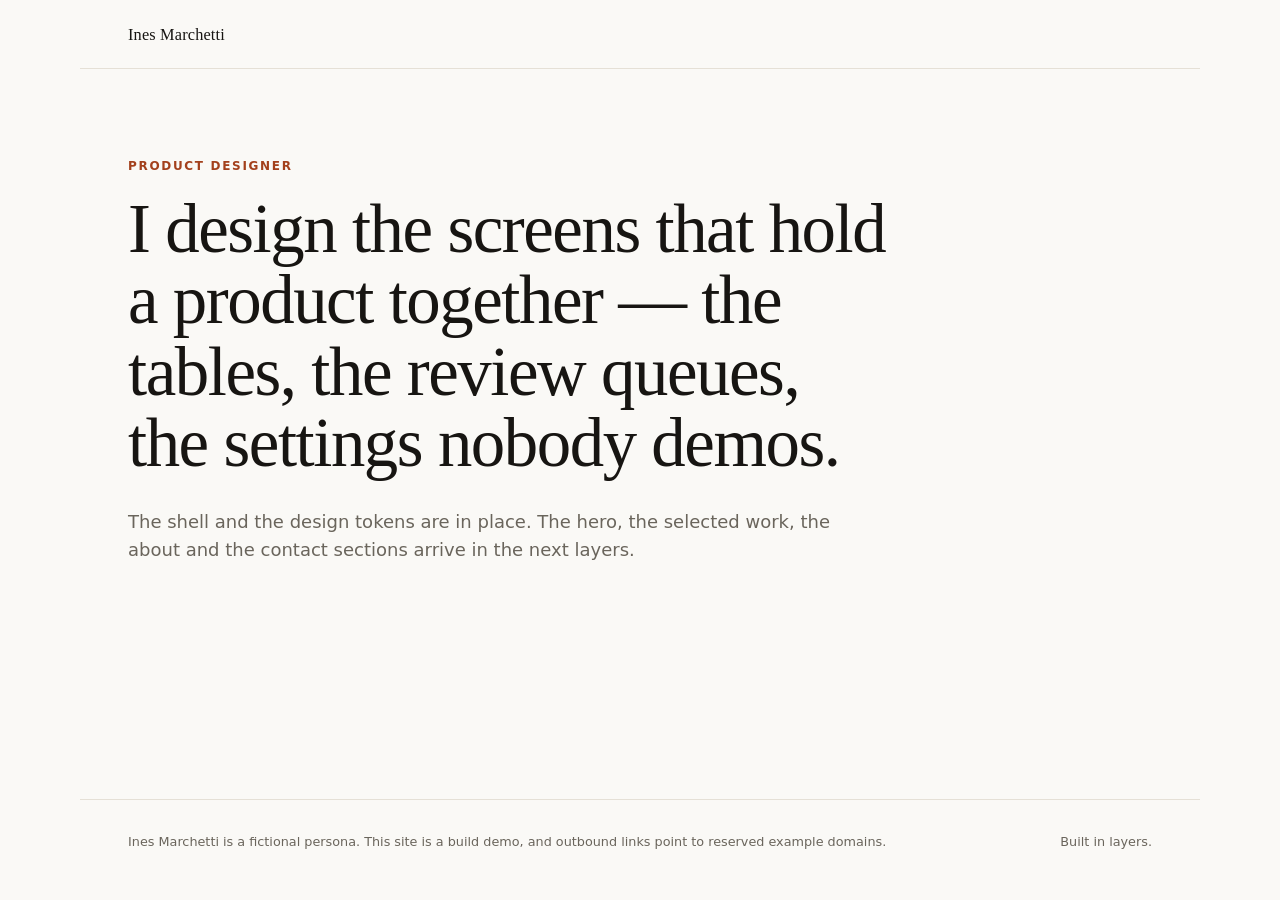
<file: index.html>
<!DOCTYPE html>
<html lang="en">
<head>
  <meta charset="utf-8">
  <meta name="viewport" content="width=device-width, initial-scale=1">
  <meta name="color-scheme" content="light dark">
  <title>Ines Marchetti — Product designer</title>
  <meta name="description" content="Product designer working on data-heavy tools: dispatch, claims review, inventory. Nine years of screens people use for hours at a time.">
  <link rel="stylesheet" href="assets/css/base.css">
</head>
<body>
  <a class="skip-link" href="#main">Skip to content</a>

  <header class="site-head wrap">
    <a class="site-mark" href="index.html" data-bind="name">Ines Marchetti</a>
  </header>

  <main id="main" class="wrap" tabindex="-1">
    <section class="intro" aria-labelledby="intro-title">
      <p class="eyebrow" data-bind="role">Product designer</p>
      <h1 id="intro-title" data-bind="tagline">I design the screens that hold a product together — the tables, the review queues, the settings nobody demos.</h1>
      <p class="note" data-bind="note">
        The shell and the design tokens are in place. The hero, the selected
        work, the about and the contact sections arrive in the next layers.
      </p>
    </section>
  </main>

  <footer class="site-foot wrap">
    <p data-bind="footerNote">Ines Marchetti is a fictional persona. This site is a build demo, and outbound links point to reserved example domains.</p>
    <p data-bind="footerTagline">Built in layers.</p>
  </footer>

  <script src="assets/js/site.js" defer></script>
</body>
</html>
</file>
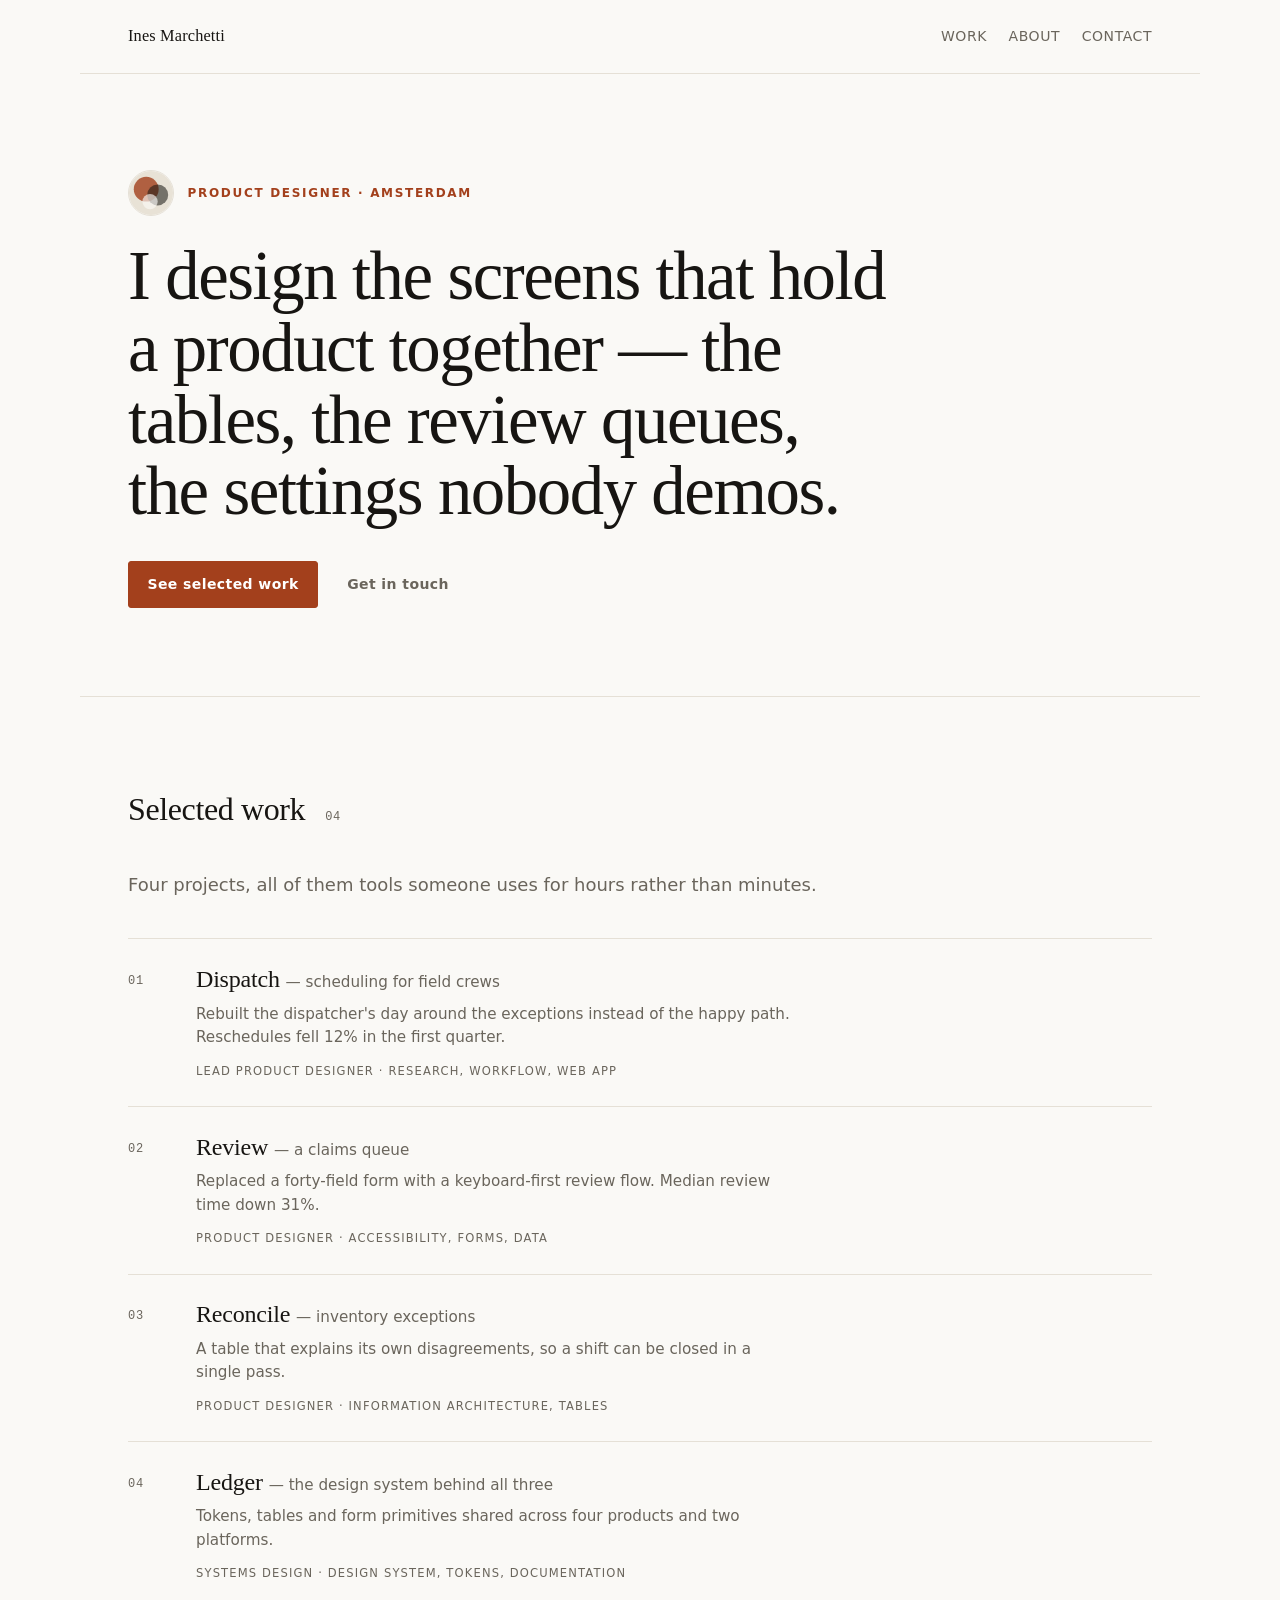
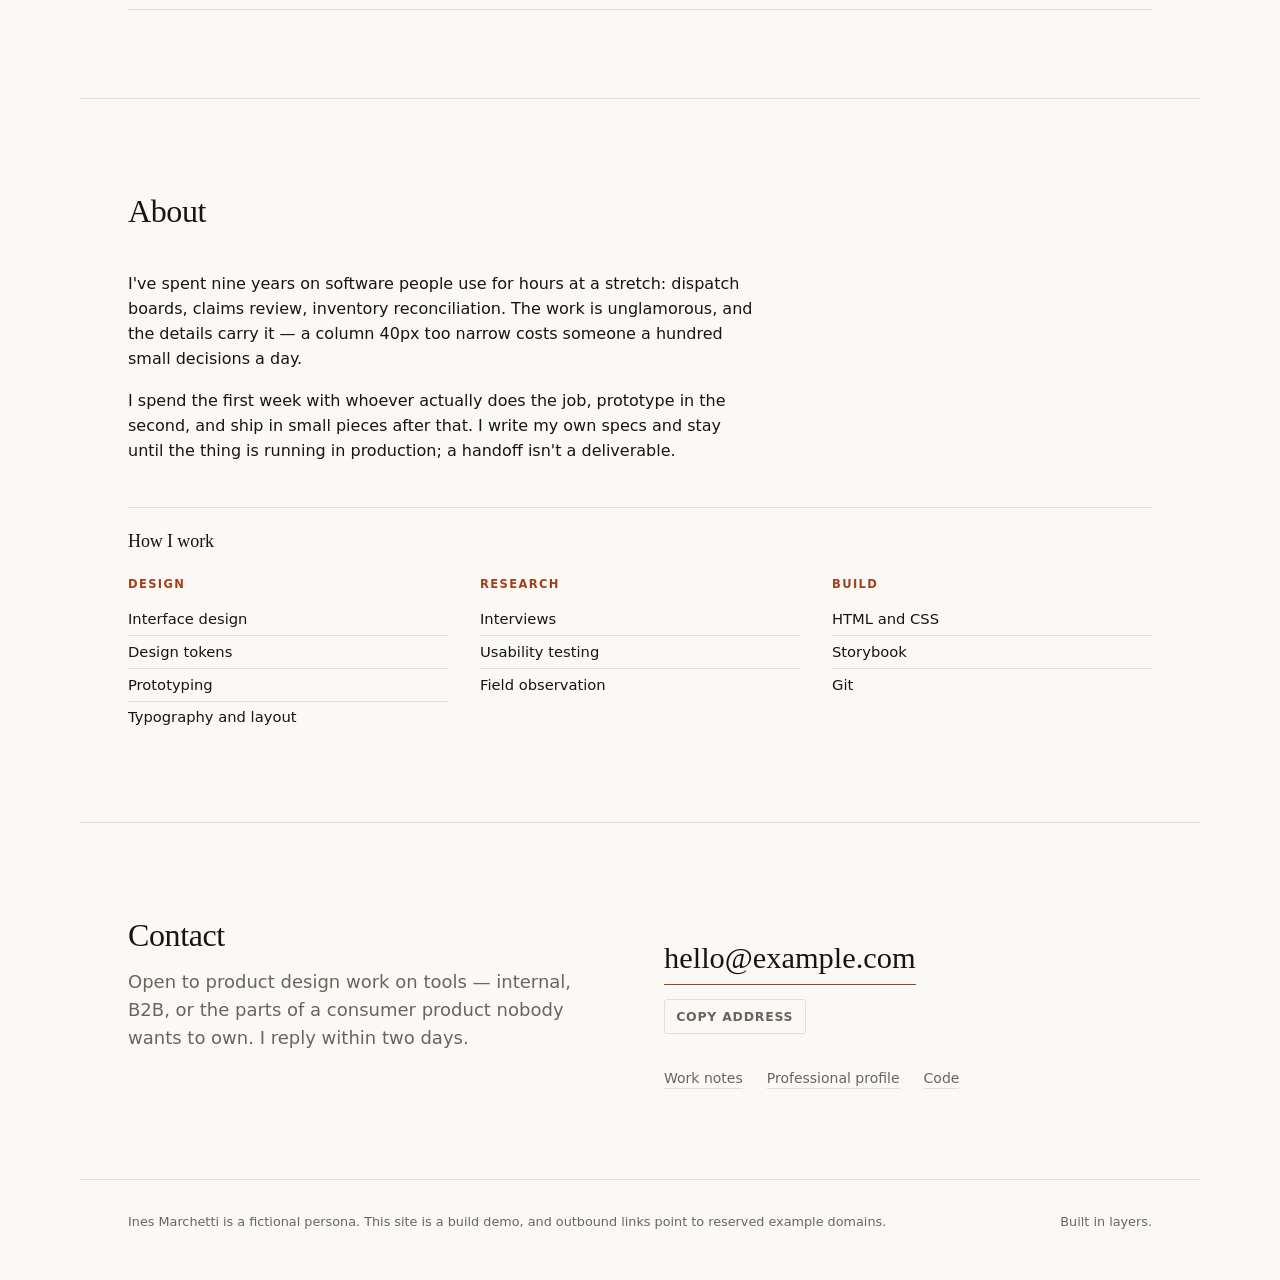
<file: concepts/chosen.html>
<!DOCTYPE html>
<html lang="en">
<head>
<meta charset="utf-8">
<meta name="viewport" content="width=device-width, initial-scale=1">
<meta name="color-scheme" content="light dark">
<title>Ines Marchetti — Product designer</title>
<meta name="description" content="Product designer working on data-heavy tools: dispatch, claims review, inventory. Nine years of screens people use for hours at a time.">

<!-- ============================================================
     PSW-5 · chosen direction A — editorial / typographic minimal
     This file is the BUILD TARGET for PSW-6. It is a design
     reference, not the production page: PSW-6 rebuilds this as
     index.html, driven by content/site.json and these tokens.
     ============================================================ -->

<style>
  :root {
    color-scheme: light dark;

    /* --- tokens (lift these into PSW-6) --- */
    --paper: #faf9f6;
    --ink: #171512;
    --muted: #6a655c;
    --rule: #e5e0d6;
    --accent: #a3401c;
    --accent-ink: #ffffff;

    --serif: ui-serif, "Iowan Old Style", Charter, Georgia, "Times New Roman", serif;
    --sans: ui-sans-serif, system-ui, -apple-system, "Segoe UI", Roboto, Helvetica, Arial, sans-serif;
    --mono: ui-monospace, SFMono-Regular, Menlo, Consolas, monospace;

    --step-0: 1rem;
    --step-1: 1.125rem;
    --step-2: 1.5rem;
    --step-3: 2rem;
    --step-4: clamp(2.1rem, 6.2vw, 4.3rem);

    --measure: 64ch;
    --gutter: clamp(1.25rem, 5vw, 3rem);
    --rhythm: clamp(2.75rem, 7vw, 5.5rem);
    --radius: 3px;
    --dur: 140ms;
    --ease: cubic-bezier(.2, .6, .3, 1);
  }

  @media (prefers-color-scheme: dark) {
    :root {
      --paper: #14120f;
      --ink: #f1eee7;
      --muted: #a49d90;
      --rule: #2c2823;
      --accent: #e2936e;
      --accent-ink: #14120f;
    }
  }

  *, *::before, *::after { box-sizing: border-box; }

  html { -webkit-text-size-adjust: 100%; }

  body {
    margin: 0;
    background: var(--paper);
    color: var(--ink);
    font-family: var(--sans);
    font-size: var(--step-0);
    line-height: 1.55;
    -webkit-font-smoothing: antialiased;
  }

  h1, h2, h3 { font-family: var(--serif); font-weight: 500; margin: 0; text-wrap: balance; }
  p { margin: 0; text-wrap: pretty; }

  .wrap { max-width: 1120px; margin-inline: auto; padding-inline: var(--gutter); }

  a { color: inherit; }

  :focus-visible {
    outline: 2px solid var(--accent);
    outline-offset: 3px;
    border-radius: var(--radius);
  }

  .skip-link {
    position: absolute; left: -9999px; top: 0;
    background: var(--paper); color: var(--ink);
    border: 1px solid var(--accent); border-radius: var(--radius);
    padding: .5rem .75rem; z-index: 10;
  }
  .skip-link:focus { left: var(--gutter); top: .75rem; }

  /* --- masthead --- */
  .site-head {
    display: flex; flex-wrap: wrap; gap: 1rem;
    align-items: baseline; justify-content: space-between;
    padding-block: 1.35rem;
    border-bottom: 1px solid var(--rule);
  }
  .mark {
    font-family: var(--serif);
    font-size: 1.02rem;
    letter-spacing: .01em;
    text-decoration: none;
  }
  .nav { display: flex; gap: 1.35rem; }
  .nav a {
    font-size: .875rem;
    letter-spacing: .04em;
    text-transform: uppercase;
    color: var(--muted);
    text-decoration: none;
    padding-block: .25rem;
    transition: color var(--dur) var(--ease);
  }
  .nav a:hover { color: var(--ink); }

  /* --- hero --- */
  .hero { padding-block: clamp(3rem, 8vw, 6rem) var(--rhythm); }
  .hero-head { display: flex; align-items: center; gap: .85rem; margin-bottom: 1.6rem; }
  .avatar { width: 46px; height: 46px; flex: 0 0 auto; border-radius: 50%; overflow: hidden; border: 1px solid var(--rule); }
  .avatar svg { display: block; width: 100%; height: 100%; }

  .eyebrow {
    font-size: .75rem; font-weight: 600;
    letter-spacing: .14em; text-transform: uppercase;
    color: var(--accent);
  }

  .hero h1 {
    font-size: var(--step-4);
    line-height: 1.04;
    letter-spacing: -0.021em;
    max-width: 24ch;
  }

  .cta-row { display: flex; flex-wrap: wrap; gap: .85rem 1.5rem; align-items: center; margin-top: 2.1rem; }

  .btn {
    display: inline-block;
    font-size: .875rem; font-weight: 600;
    letter-spacing: .03em;
    text-decoration: none;
    padding: .72rem 1.15rem;
    border-radius: var(--radius);
    transition: background-color var(--dur) var(--ease), color var(--dur) var(--ease), border-color var(--dur) var(--ease);
  }
  .btn-primary { background: var(--accent); color: var(--accent-ink); border: 1px solid var(--accent); }
  .btn-primary:hover { background: var(--ink); border-color: var(--ink); color: var(--paper); }
  .btn-quiet { color: var(--muted); border: 1px solid transparent; padding-inline: .25rem; }
  .btn-quiet:hover { color: var(--ink); border-bottom-color: var(--ink); }

  /* --- sections --- */
  section + section { border-top: 1px solid var(--rule); }
  .band { padding-block: var(--rhythm); }

  .section-head { display: flex; flex-wrap: wrap; align-items: baseline; gap: .5rem 1.25rem; margin-bottom: 2.25rem; }
  .section-head h2 { font-size: var(--step-3); letter-spacing: -0.012em; }
  .section-head .count {
    font-family: var(--mono); font-size: .75rem; color: var(--muted);
    letter-spacing: .06em;
  }
  .lede { max-width: var(--measure); color: var(--muted); margin-top: .5rem; font-size: var(--step-1); }

  .section-head.tight { margin-bottom: 0; }

  /* --- work: a typographic list, not cards --- */
  .work-list { list-style: none; margin: 2.5rem 0 0; padding: 0; }
  .work-list li { border-top: 1px solid var(--rule); }
  .work-list li:last-child { border-bottom: 1px solid var(--rule); }

  .work-link {
    display: grid;
    grid-template-columns: 3.25rem minmax(0, 1fr);
    gap: 1rem;
    padding-block: 1.6rem;
    text-decoration: none;
    color: inherit;
  }
  .work-index {
    font-family: var(--mono); font-size: .75rem; color: var(--muted);
    letter-spacing: .06em; padding-top: .45rem;
  }
  .work-title {
    display: block;
    font-family: var(--serif);
    font-size: var(--step-2);
    line-height: 1.2;
    letter-spacing: -0.008em;
    transition: color var(--dur) var(--ease);
  }
  .work-sub { color: var(--muted); font-size: .95rem; font-family: var(--sans); letter-spacing: 0; }
  .work-summary {
    display: block; margin-top: .55rem;
    max-width: 62ch; color: var(--muted);
    font-size: .95rem;
  }
  .work-meta {
    display: block; margin-top: .8rem;
    font-size: .72rem; letter-spacing: .1em; text-transform: uppercase;
    color: var(--muted);
  }
  .work-link:hover .work-title,
  .work-link:focus-visible .work-title { color: var(--accent); }
  .work-link:hover .work-title { text-decoration: underline; text-decoration-thickness: 1px; text-underline-offset: .18em; }

  /* --- about --- */
  .about-body { display: grid; grid-template-columns: minmax(0, 1fr); gap: 2.5rem; }
  .prose { max-width: 62ch; }
  .prose p + p { margin-top: 1.1rem; }

  .clusters { display: grid; grid-template-columns: repeat(auto-fit, minmax(180px, 1fr)); gap: 1.75rem 2rem; margin-top: 1.25rem; }

  .subhead {
    font-family: var(--serif);
    font-size: var(--step-1);
    letter-spacing: -0.006em;
    margin-top: 2.75rem;
    padding-top: 1.25rem;
    border-top: 1px solid var(--rule);
  }
  .cluster-label {
    font-size: .72rem; font-weight: 600;
    letter-spacing: .12em; text-transform: uppercase;
    color: var(--accent);
  }
  .cluster ul { list-style: none; margin: .6rem 0 0; padding: 0; }
  .cluster li { padding-block: .28rem; border-bottom: 1px solid var(--rule); font-size: .92rem; }
  .cluster li:last-child { border-bottom: 0; }

  /* --- contact --- */
  .contact-grid { display: grid; gap: 2rem; align-items: start; }
  .contact-email {
    display: inline-block;
    font-family: var(--serif);
    font-size: clamp(1.35rem, 3.4vw, 1.9rem);
    text-decoration: none;
    border-bottom: 1px solid var(--accent);
    padding-bottom: .12rem;
    margin-top: 1.5rem;
    overflow-wrap: anywhere;
  }
  .contact-email:hover { color: var(--accent); }

  .copy-row { display: flex; flex-wrap: wrap; align-items: center; gap: .75rem; margin-top: .9rem; }
  .copy-btn {
    font: inherit; font-size: .78rem; font-weight: 600;
    letter-spacing: .06em; text-transform: uppercase;
    color: var(--muted); background: transparent;
    border: 1px solid var(--rule); border-radius: var(--radius);
    padding: .42rem .7rem; cursor: pointer;
    transition: color var(--dur) var(--ease), border-color var(--dur) var(--ease);
  }
  .copy-btn:hover { color: var(--ink); border-color: var(--ink); }
  .copy-status { font-size: .8rem; color: var(--accent); min-height: 1.2em; }

  .socials { list-style: none; margin: 2rem 0 0; padding: 0; display: flex; flex-wrap: wrap; gap: .5rem 1.5rem; }
  .socials a {
    font-size: .875rem; color: var(--muted); text-decoration: none;
    border-bottom: 1px solid var(--rule); padding-bottom: .1rem;
    transition: color var(--dur) var(--ease), border-color var(--dur) var(--ease);
  }
  .socials a:hover { color: var(--ink); border-bottom-color: var(--ink); }

  /* --- footer --- */
  .site-foot {
    border-top: 1px solid var(--rule);
    padding-block: 2rem 3rem;
    font-size: .8rem; color: var(--muted);
    display: flex; flex-wrap: wrap; gap: .5rem 1.5rem; justify-content: space-between;
  }

  @media (min-width: 860px) {
    .contact-grid { grid-template-columns: minmax(0, 1fr) minmax(0, 1fr); gap: 3rem; }
    .about-body { grid-template-columns: minmax(0, 1fr); }
  }

  @media (max-width: 520px) {
    .work-link { grid-template-columns: minmax(0, 1fr); gap: .4rem; }
    .work-index { padding-top: 0; }
  }

  @media (prefers-reduced-motion: reduce) {
    *, *::before, *::after {
      animation-duration: .01ms !important;
      animation-iteration-count: 1 !important;
      transition-duration: .01ms !important;
      scroll-behavior: auto !important;
    }
  }
</style>
</head>
<body>
<a class="skip-link" href="#main">Skip to content</a>

<header class="site-head wrap">
  <a class="mark" href="#main">Ines Marchetti</a>
  <nav class="nav" aria-label="Sections">
    <a href="#work">Work</a>
    <a href="#about">About</a>
    <a href="#contact">Contact</a>
  </nav>
</header>

<main id="main">
  <section class="hero wrap" aria-labelledby="hero-title">
    <div class="hero-head">
      <span class="avatar" role="img" aria-label="Abstract portrait generated from the site palette: overlapping translucent discs.">
        <svg viewBox="0 0 46 46" aria-hidden="true" focusable="false">
          <rect width="46" height="46" fill="#e8e2d6"/>
          <circle cx="18" cy="19" r="13" fill="#a3401c" opacity=".8"/>
          <circle cx="30" cy="25" r="11" fill="#171512" opacity=".55"/>
          <circle cx="22" cy="32" r="8" fill="#faf9f6" opacity=".65"/>
        </svg>
      </span>
      <p class="eyebrow">Product designer · Amsterdam</p>
    </div>

    <h1 id="hero-title">I design the screens that hold a product together — the tables, the review queues, the settings nobody demos.</h1>

    <p class="cta-row">
      <a class="btn btn-primary" href="#work">See selected work</a>
      <a class="btn btn-quiet" href="#contact">Get in touch</a>
    </p>
  </section>

  <section id="work" class="band wrap" aria-labelledby="work-title">
    <div class="section-head">
      <h2 id="work-title">Selected work</h2>
      <span class="count">04</span>
    </div>
    <p class="lede">Four projects, all of them tools someone uses for hours rather than minutes.</p>

    <ol class="work-list">
      <li>
        <a class="work-link" href="https://example.com/" rel="noopener">
          <span class="work-index" aria-hidden="true">01</span>
          <span>
            <span class="work-title">Dispatch <span class="work-sub">— scheduling for field crews</span></span>
            <span class="work-summary">Rebuilt the dispatcher's day around the exceptions instead of the happy path. Reschedules fell 12% in the first quarter.</span>
            <span class="work-meta">Lead product designer · Research, Workflow, Web app</span>
          </span>
        </a>
      </li>
      <li>
        <a class="work-link" href="https://example.net/" rel="noopener">
          <span class="work-index" aria-hidden="true">02</span>
          <span>
            <span class="work-title">Review <span class="work-sub">— a claims queue</span></span>
            <span class="work-summary">Replaced a forty-field form with a keyboard-first review flow. Median review time down 31%.</span>
            <span class="work-meta">Product designer · Accessibility, Forms, Data</span>
          </span>
        </a>
      </li>
      <li>
        <a class="work-link" href="https://example.org/" rel="noopener">
          <span class="work-index" aria-hidden="true">03</span>
          <span>
            <span class="work-title">Reconcile <span class="work-sub">— inventory exceptions</span></span>
            <span class="work-summary">A table that explains its own disagreements, so a shift can be closed in a single pass.</span>
            <span class="work-meta">Product designer · Information architecture, Tables</span>
          </span>
        </a>
      </li>
      <li>
        <a class="work-link" href="https://example.com/" rel="noopener">
          <span class="work-index" aria-hidden="true">04</span>
          <span>
            <span class="work-title">Ledger <span class="work-sub">— the design system behind all three</span></span>
            <span class="work-summary">Tokens, tables and form primitives shared across four products and two platforms.</span>
            <span class="work-meta">Systems design · Design system, Tokens, Documentation</span>
          </span>
        </a>
      </li>
    </ol>
  </section>

  <section id="about" class="band wrap" aria-labelledby="about-title">
    <div class="section-head">
      <h2 id="about-title">About</h2>
    </div>
    <div class="about-body">
      <div class="prose">
        <p>I've spent nine years on software people use for hours at a stretch: dispatch boards, claims review, inventory reconciliation. The work is unglamorous, and the details carry it — a column 40px too narrow costs someone a hundred small decisions a day.</p>
        <p>I spend the first week with whoever actually does the job, prototype in the second, and ship in small pieces after that. I write my own specs and stay until the thing is running in production; a handoff isn't a deliverable.</p>
      </div>
    </div>

    <h3 class="subhead">How I work</h3>
    <div class="clusters">
      <div class="cluster">
        <p class="cluster-label">Design</p>
        <ul>
          <li>Interface design</li>
          <li>Design tokens</li>
          <li>Prototyping</li>
          <li>Typography and layout</li>
        </ul>
      </div>
      <div class="cluster">
        <p class="cluster-label">Research</p>
        <ul>
          <li>Interviews</li>
          <li>Usability testing</li>
          <li>Field observation</li>
        </ul>
      </div>
      <div class="cluster">
        <p class="cluster-label">Build</p>
        <ul>
          <li>HTML and CSS</li>
          <li>Storybook</li>
          <li>Git</li>
        </ul>
      </div>
    </div>
  </section>

  <section id="contact" class="band wrap" aria-labelledby="contact-title">
    <div class="contact-grid">
      <div>
        <div class="section-head tight">
          <h2 id="contact-title">Contact</h2>
        </div>
        <p class="lede">Open to product design work on tools — internal, B2B, or the parts of a consumer product nobody wants to own. I reply within two days.</p>
      </div>
      <div>
        <a class="contact-email" href="mailto:hello@example.com">hello@example.com</a>
        <div class="copy-row">
          <button class="copy-btn" type="button" id="copy-email">Copy address</button>
          <p class="copy-status" role="status" aria-live="polite" id="copy-status"></p>
        </div>
        <ul class="socials">
          <li><a href="https://example.org/" rel="noopener">Work notes</a></li>
          <li><a href="https://example.net/" rel="noopener">Professional profile</a></li>
          <li><a href="https://example.com/" rel="noopener">Code</a></li>
        </ul>
      </div>
    </div>
  </section>
</main>

<footer class="site-foot wrap">
  <p>Ines Marchetti is a fictional persona. This site is a build demo, and outbound links point to reserved example domains.</p>
  <p>Built in layers.</p>
</footer>

<script>
  (function () {
    "use strict";
    var btn = document.getElementById("copy-email");
    var status = document.getElementById("copy-status");
    var email = "hello@example.com";
    if (!btn || !status) return;

    btn.addEventListener("click", function () {
      function announce(msg) { status.textContent = msg; }
      if (!navigator.clipboard || !navigator.clipboard.writeText) {
        announce("Copy unavailable — select the address above.");
        return;
      }
      navigator.clipboard.writeText(email).then(function () {
        announce("Copied");
        setTimeout(function () { announce(""); }, 2000);
      }).catch(function () {
        announce("Copy unavailable — select the address above.");
      });
    });
  })();
</script>
</body>
</html>
</file>
<file: assets/css/base.css>
/* L4 — design tokens and page shell.
   Tokens are lifted from concepts/chosen.html (the chosen direction). The L0
   structural baseline is kept — box model, skip link, focus, reduced motion —
   with its spacing and radius retuned to the chosen tokens. Sections for hero,
   work, about and contact arrive in L5–L7. */

:root {
  color-scheme: light dark;

  /* --- palette --- */
  --paper: #faf9f6;
  --ink: #171512;
  --muted: #6a655c;
  --rule: #e5e0d6;
  --accent: #a3401c;
  --accent-ink: #ffffff;

  /* --- type stacks --- */
  --serif: ui-serif, "Iowan Old Style", Charter, Georgia, "Times New Roman", serif;
  --sans: ui-sans-serif, system-ui, -apple-system, "Segoe UI", Roboto, Helvetica, Arial, sans-serif;
  --mono: ui-monospace, SFMono-Regular, Menlo, Consolas, monospace;

  /* --- type scale --- */
  --step-0: 1rem;
  --step-1: 1.125rem;
  --step-2: 1.5rem;
  --step-3: 2rem;
  --step-4: clamp(2.1rem, 6.2vw, 4.3rem);

  /* --- layout, motion --- */
  --measure: 64ch;
  --gutter: clamp(1.25rem, 5vw, 3rem);
  --rhythm: clamp(2.75rem, 7vw, 5.5rem);
  --radius: 3px;
  --dur: 140ms;
  --ease: cubic-bezier(.2, .6, .3, 1);
}

@media (prefers-color-scheme: dark) {
  :root {
    --paper: #14120f;
    --ink: #f1eee7;
    --muted: #a49d90;
    --rule: #2c2823;
    --accent: #e2936e;
    --accent-ink: #14120f;
  }
}

/* --- structural baseline (from L0) --- */

*,
*::before,
*::after {
  box-sizing: border-box;
}

html {
  -webkit-text-size-adjust: 100%;
}

body {
  margin: 0;
  min-height: 100svh;
  display: flex;
  flex-direction: column;
  background: var(--paper);
  color: var(--ink);
  font-family: var(--sans);
  font-size: var(--step-0);
  line-height: 1.55;
  -webkit-font-smoothing: antialiased;
}

h1,
h2,
h3 {
  margin: 0;
  font-family: var(--serif);
  font-weight: 500;
  text-wrap: balance;
}

p {
  margin: 0;
  text-wrap: pretty;
}

a {
  color: inherit;
}

.wrap {
  width: 100%;
  max-width: 1120px;
  margin-inline: auto;
  padding-inline: var(--gutter);
}

:focus-visible {
  outline: 2px solid var(--accent);
  outline-offset: 3px;
  border-radius: var(--radius);
}

.skip-link {
  position: absolute;
  left: -9999px;
  top: 0;
  padding: 0.5rem 0.75rem;
  background: var(--paper);
  color: var(--ink);
  border: 1px solid var(--accent);
  border-radius: var(--radius);
  z-index: 10;
}

.skip-link:focus {
  left: var(--gutter);
  top: 0.75rem;
}

/* --- shell: masthead --- */

.site-head {
  display: flex;
  flex-wrap: wrap;
  gap: 1rem;
  align-items: baseline;
  justify-content: space-between;
  padding-block: 1.35rem;
  border-bottom: 1px solid var(--rule);
}

.site-mark {
  font-family: var(--serif);
  font-size: 1.02rem;
  letter-spacing: 0.01em;
  text-decoration: none;
}

/* --- shell: main --- */

main {
  flex: 1;
}

/* Block rhythm belongs to the section, as in the chosen direction, so the hero
   that replaces .intro in L5 keeps its own padding rather than doubling it. */
.intro {
  padding-block: var(--rhythm);
}

.eyebrow {
  font-size: 0.75rem;
  font-weight: 600;
  letter-spacing: 0.14em;
  text-transform: uppercase;
  color: var(--accent);
}

.intro .eyebrow {
  margin-bottom: 1.1rem;
}

main h1 {
  max-width: 24ch;
  font-size: var(--step-4);
  line-height: 1.04;
  letter-spacing: -0.021em;
}

.note {
  max-width: var(--measure);
  margin-top: 1.75rem;
  font-size: var(--step-1);
  color: var(--muted);
}

/* --- shell: footer --- */

.site-foot {
  display: flex;
  flex-wrap: wrap;
  gap: 0.5rem 1.5rem;
  justify-content: space-between;
  padding-block: 2rem 3rem;
  border-top: 1px solid var(--rule);
  font-size: 0.8rem;
  color: var(--muted);
}

@media (prefers-reduced-motion: reduce) {
  *,
  *::before,
  *::after {
    animation-duration: 0.01ms !important;
    animation-iteration-count: 1 !important;
    transition-duration: 0.01ms !important;
    scroll-behavior: auto !important;
  }
}
</file>
